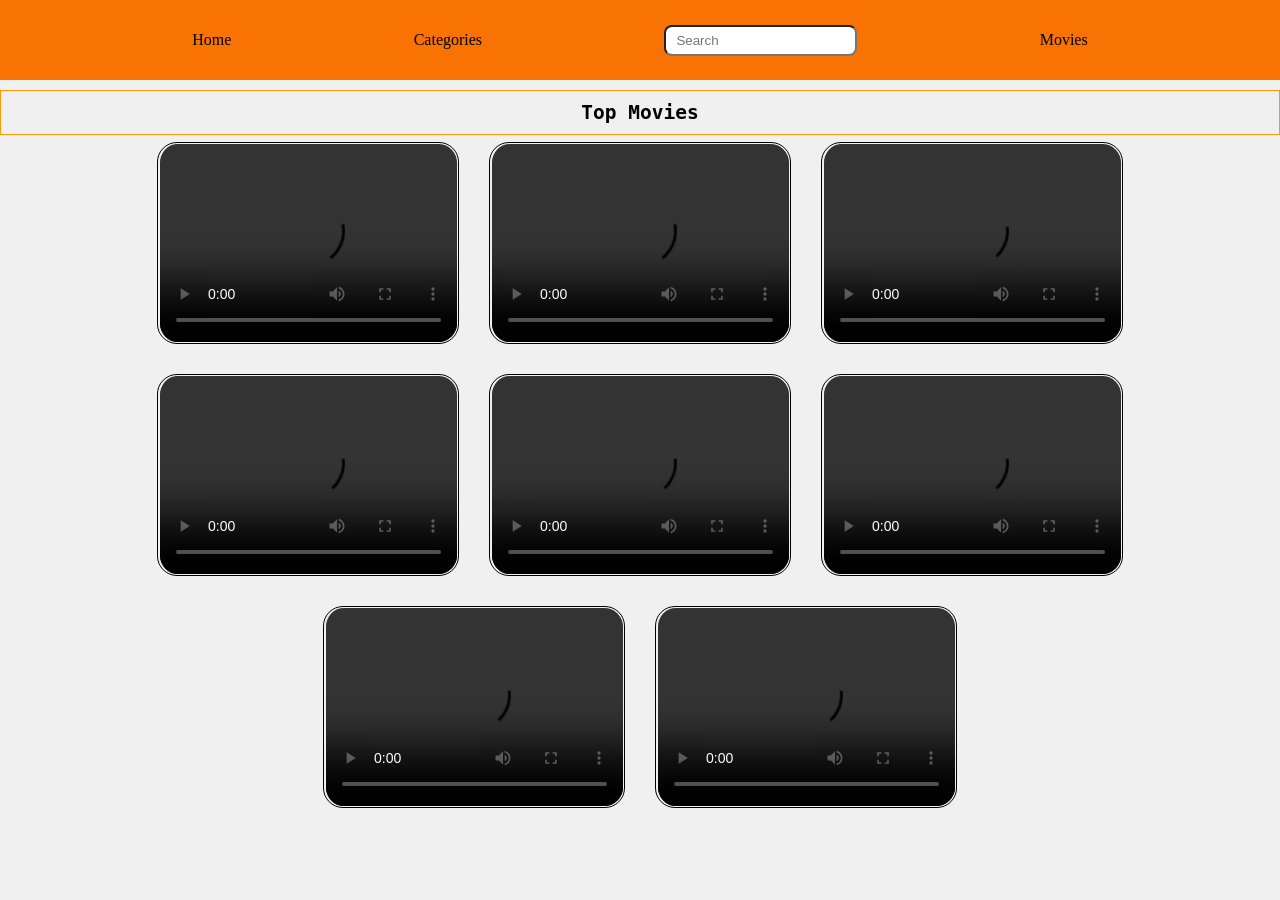
<file: web/movie.html>
<!DOCTYPE html>
<html lang="en">
<head>
    <meta charset="UTF-8">
    <meta name="viewport" content="width=device-width, initial-scale=1.0">
    <title>Stream</title>
    <link rel="stylesheet" href="movie.css" type="text/css" />
</head>
<body>

     <header>
      <ul>
        <li><a href="index.html">Home</a></li>
        <li><a href="about.html">Categories</a></li>
        <li><input  type="search" placeholder="Search"></li>
        <li><a href="movie.html">Movies</a></li>
      </ul>
    </header>

    <h2 style=" padding: 10px; cursor: pointer;;border: 1px solid rgb(253, 154, 5) ;text-align: center; font-family: monospace;">Top Movies</h2>

    <div id="contanior">
        <div class="card">
       <video src="https://www.w3schools.com/html/mov_bbb.mp4" controls></video>
        </div>
        <div class="card">
       <video src="https://www.w3schools.com/html/mov_bbb.mp4" controls></video>
        </div>
        <div class="card">
       <video src="https://www.w3schools.com/html/mov_bbb.mp4" controls></video>
        </div>
        <div class="card">
       <video src="https://www.w3schools.com/html/mov_bbb.mp4" controls></video>
        </div>
        <div class="card">
       <video src="https://www.w3schools.com/html/mov_bbb.mp4" controls></video>
        </div>
        <div class="card">
       <video src="https://www.w3schools.com/html/mov_bbb.mp4" controls></video>
        </div>
        <div class="card">
       <video src="https://www.w3schools.com/html/mov_bbb.mp4" controls></video>
        </div>
        <div class="card">
       <video src="https://www.w3schools.com/html/mov_bbb.mp4" controls></video>
        </div>
    </div>


</body>
</html>
</file>
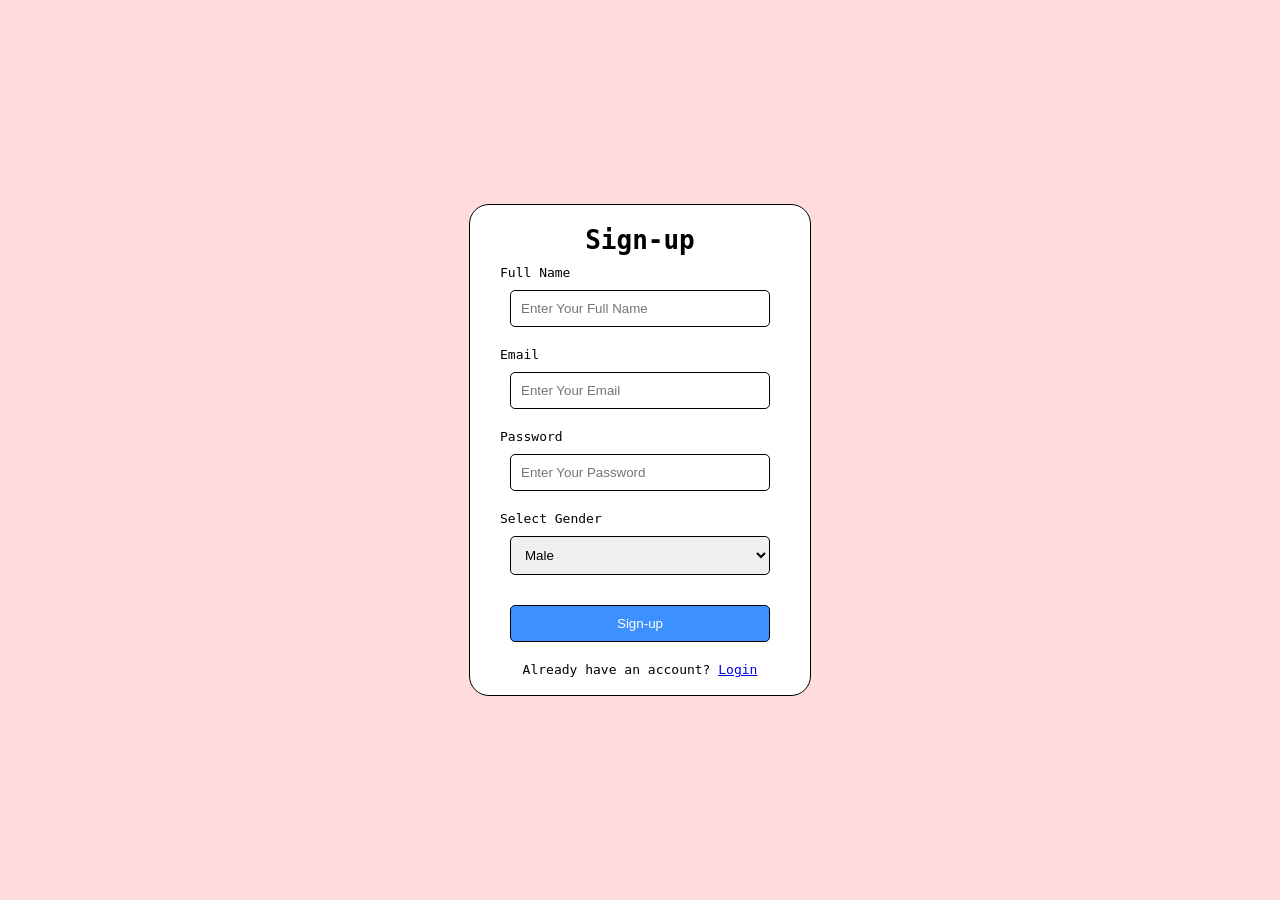
<file: web/signup.html>
<!doctype html>
<html lang="en">
  <head>
    <meta charset="UTF-8" />
    <meta name="viewport" content="width=device-width, initial-scale=1.0" />
    <title>Sign-up</title>
    <link rel="stylesheet" href="signup.css" />
  </head>
  <body>
    <div class="container">
      <h1 style="text-align: center">Sign-up</h1>
      <form>
        <div class="form-group">
          <label for="">Full Name</label>
          <input type="text" name="name" placeholder="Enter Your Full Name" />
        </div>
        <div class="form-group">
          <label for="">Email </label>
          <input type="email" name="email" placeholder="Enter Your Email" />
        </div>
        <div class="form-group">
          <label for="">Password</label>
          <input
            type="password"
            name="password"
            placeholder="Enter Your Password "
          />
        </div>
        <div class="form-group">
          <label for="">Select Gender</label>
          <select>
            <option value="male">Male</option>
            <option value="female">Female</option>
            <option value="other">Other</option>
          </select>
        </div>
        <div class="form-group">
          <input class="btn" type="submit" value="Sign-up" />
        </div>
        <div class="form-group">
          <!-- <input  type="checkbox" > -->
          <p style="text-align: center">
            Already have an account? <a href="index.html">Login</a>
          </p>
        </div>
      </form>
    </div>
  </body>
</html>
</file>
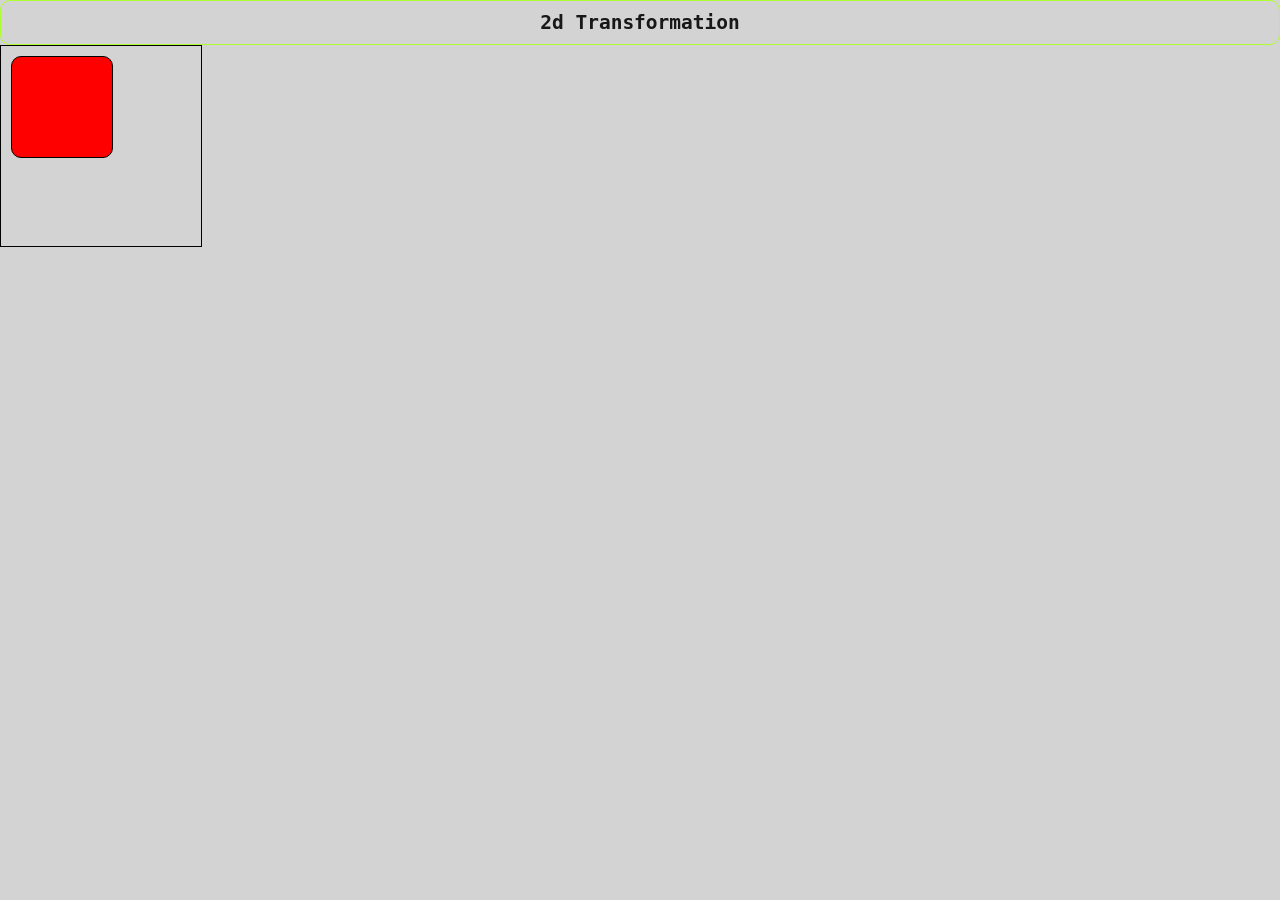
<file: web/css/2d-transform.html>
<!doctype html>
<html lang="en">
  <head>
    <meta charset="UTF-8" />
    <meta name="viewport" content="width=device-width, initial-scale=1.0" />
    <title>2d Transformation</title>
    <link rel="stylesheet" href="2d-transform.css">
  </head>
  <body>
    <h2
      style="
        text-align: center;
        border: 1px solid greenyellow;
        color: rgb(24, 24, 24);
        padding: 10px;
        border-radius: 10px;
      "
    >
      2d Transformation
    </h2>
    <!-- 2d Transformation -->
    <!-- 1) TRANSLATE -->
    <div class="translate">
      <div
        class="card"
      ></div>
    </div>

    <!-- 3d transformation   -->
     
  </body>
</html>
</file>
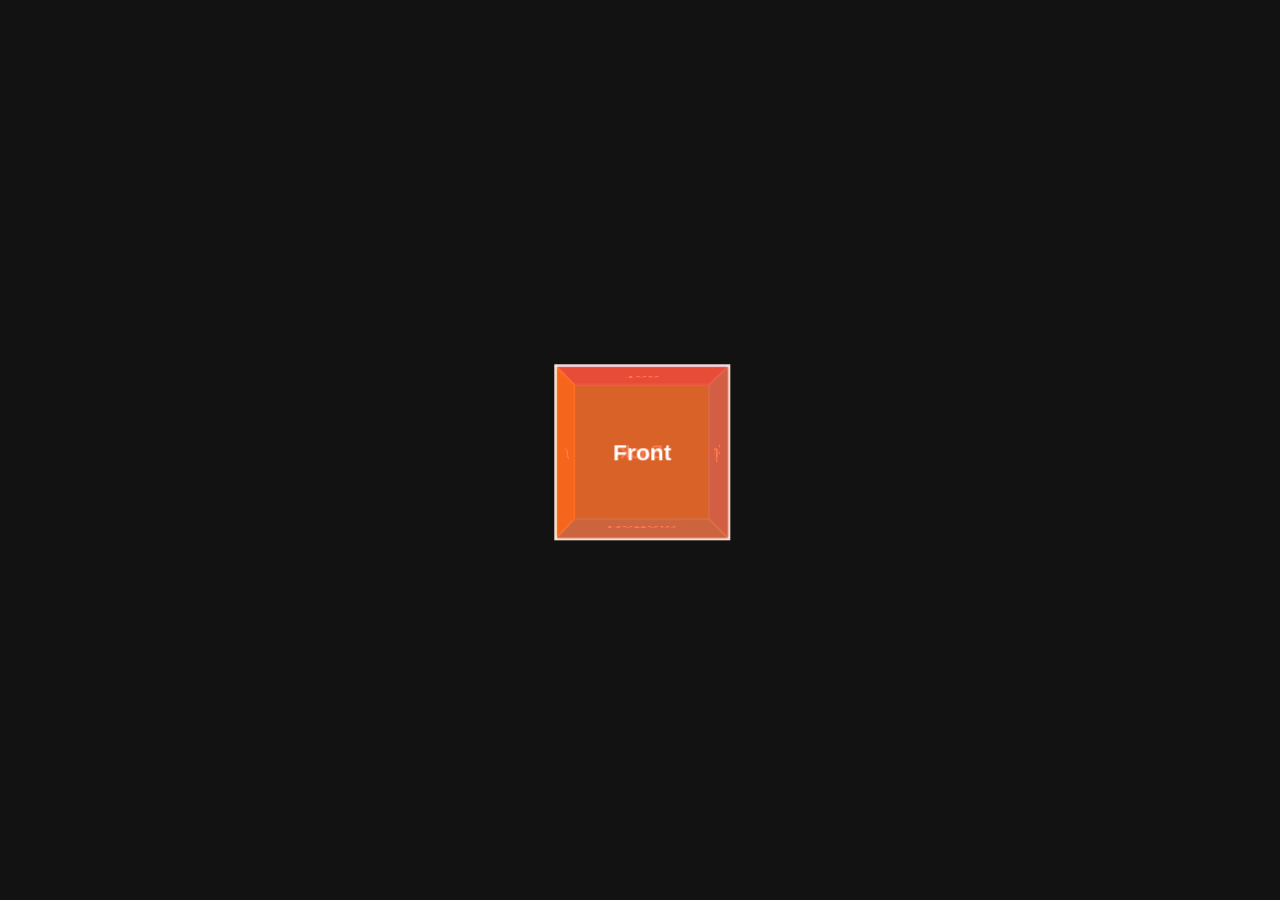
<file: web/css/3d-cube.html>
<!DOCTYPE html>
<html lang="en">
<head>
<style>
  body {
    display: flex;
    justify-content: center;
    align-items: center;
    height: 100vh;
    margin: 0;
    background: #121212;
  }

  /* 1. Outer wrapper establishes the 3D viewing depth */
  .scene {
    width: 150px;
    height: 150px;
    perspective: 600px;
  }

  /* 2. Parent container holds children in 3D space and animates */
  .cube {
    width: 100%;
    height: 100%;
    position: relative;
    transform-style: preserve-3d;
    animation: spin 6s infinite linear;
  }

  /* 3. Shared styling for all six faces */
  .face {
    position: absolute;
    width: 150px;
    height: 150px;
    display: flex;
    align-items: center;
    justify-content: center;
    font-family: sans-serif;
    font-weight: bold;
    font-size: 20px;
    color: white;
    border: 2px solid rgba(255, 255, 255, 0.8);
  }

  /* 4. Position each face in 3D space (half the cube's width = 75px) */
  .front  { background: rgba(255, 87, 34, 0.8);  transform: rotateY(0deg)   translateZ(75px); }
  .back   { background: rgba(76, 175, 80, 0.8);  transform: rotateY(180deg) translateZ(75px); }
  .right  { background: rgba(33, 150, 243, 0.8); transform: rotateY(90deg)  translateZ(75px); }
  .left   { background: rgba(255, 193, 7, 0.8);  transform: rotateY(-90deg) translateZ(75px); }
  .top    { background: rgba(156, 39, 176, 0.8); transform: rotateX(90deg)  translateZ(75px); }
  .bottom { background: rgba(0, 188, 212, 0.8);  transform: rotateX(-90deg) translateZ(75px); }

  /* 5. Continuous 3D rotation animation */
  @keyframes spin {
    0%   { transform: rotateX(0deg) rotateY(0deg); }
    100% { transform: rotateX(360deg) rotateY(360deg); }
  }
</style>
</head>
<body>

  <div class="scene">
    <div class="cube">
      <div class="face front">Front</div>
      <div class="face back">Back</div>
      <div class="face right">Right</div>
      <div class="face left">Left</div>
      <div class="face top">Top</div>
      <div class="face bottom">Bottom</div>
    </div>
  </div>

</body>
</html>
</file>
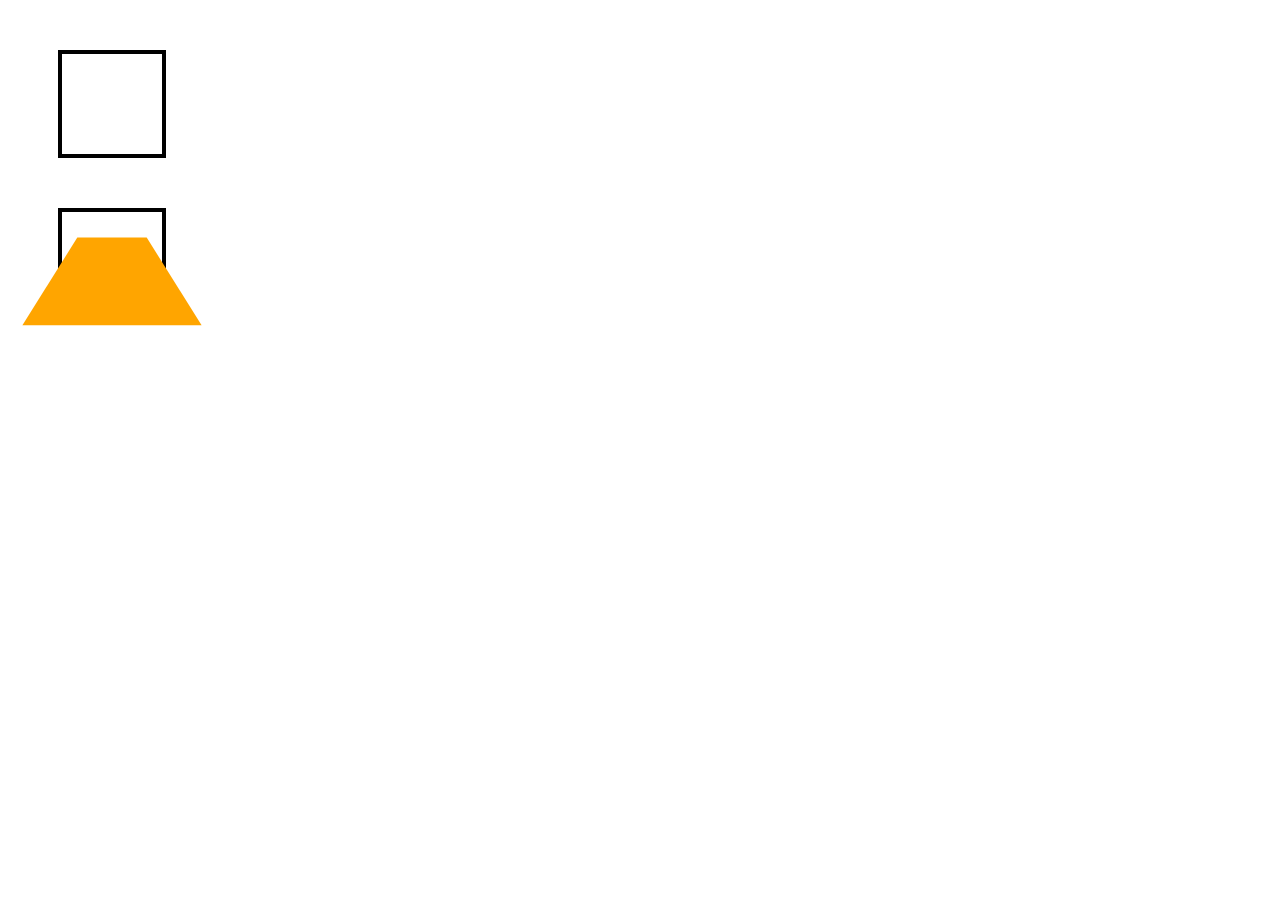
<file: web/css/3d.html>
<!DOCTYPE html>
<html lang="en">

    <head>
        <meta charset="UTF-8" />
        <meta name="viewport" content="width=device-width, initial-scale=1.0" />
        <link rel="stylesheet" href="3d.css" />
        <title>CSS 3D Translate</title>
    </head>

    <body>
        <!-- translate -->
        <!-- <div class="original">
            <div class="translate"></div>
        </div> -->
        <!-- rotate -->
        <div class="original">
            <div class="rotate"></div>
        </div>
        <!-- scale -->
           <div class="original">
            <div class="scale"></div>
        </div>
    </body>

</html>
</file>
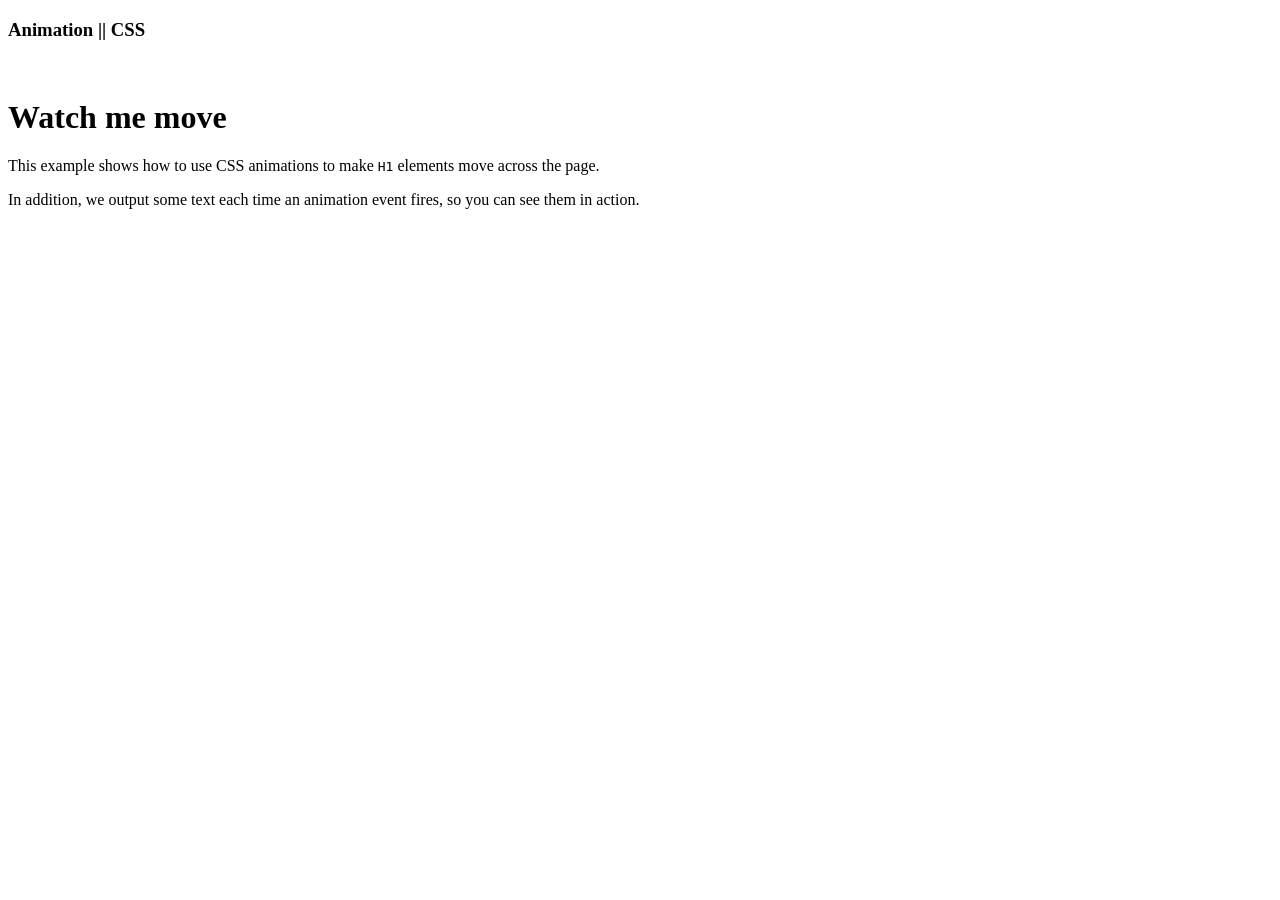
<file: web/css/animation.html>
<!doctype html>
<html lang="en">
  <head>
    <meta charset="UTF-8" />
    <meta name="viewport" content="width=device-width, initial-scale=1.0" />
    <title>Animation || CSS</title>
    <link rel="stylesheet" href="animation.css" />
  </head>
  <body>
    <h3>Animation || CSS</h3>
    <br />
    
    <h1 id="watch-me">Watch me move</h1>
    <p>
      This example shows how to use CSS animations to make <code>H1</code>
      elements move across the page.
    </p>
    <p>
      In addition, we output some text each time an animation event fires, so
      you can see them in action.
    </p>
    <ul id="output"></ul>
  </body>
</html>
</file>
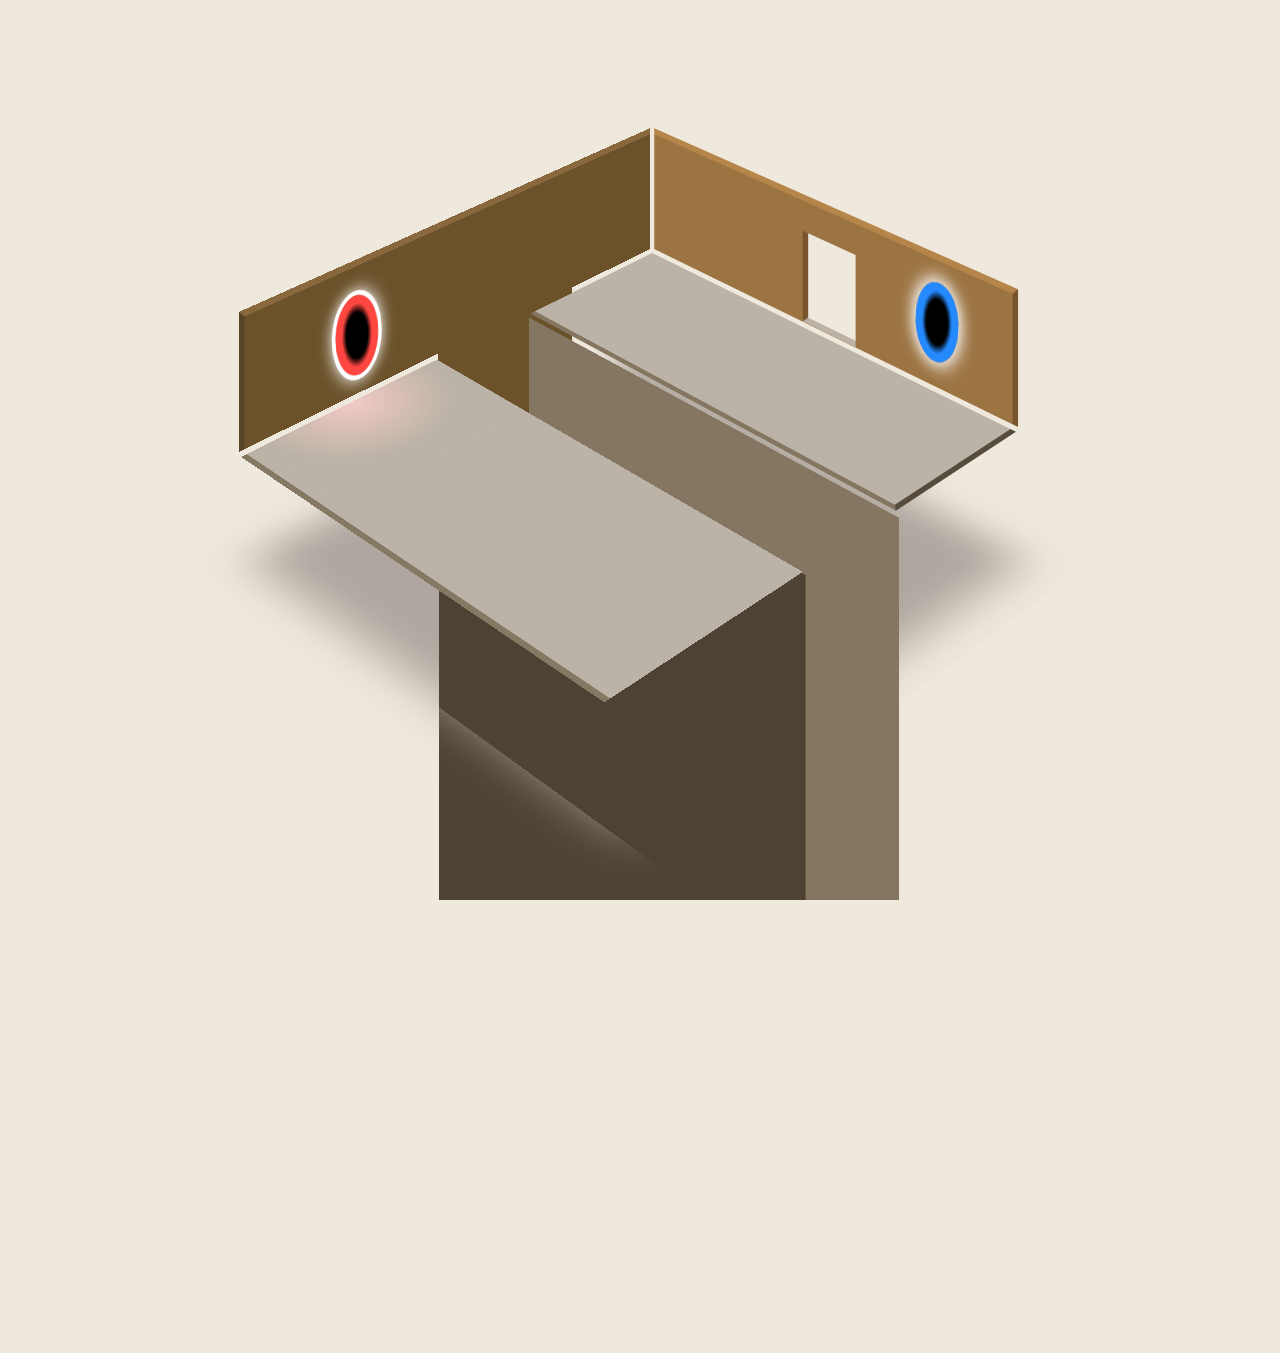
<file: web/css/animation1.html>
<!doctype html>
<html lang="en">
  <head>
    <meta charset="UTF-8" />
    <meta name="viewport" content="width=device-width, initial-scale=1.0" />
    <title>Portal</title>
    <style>
      * {
        margin: 0;
        padding: 0;
        box-sizing: border-box;
      }
      html,
      body {
        background: #efe8dd;
        overflow-x: hidden;
      }
      body {
        min-height: 100vh;
      }

      /* margin (padding nahi) taaki camera angle same rahe */
      article.container {
        perspective: 2600px;
        perspective-origin: 50% -1150px;
        margin-top: 120px;
        height: 700px;
      }

      .stage {
        margin: 0 auto;
        transform-style: preserve-3d;
        transform: rotateY(-45deg);
        width: 460px;
      }
      .stage div {
        position: absolute;
        transform-style: preserve-3d;
      }

      .stage .back-left {
        background: #6b522b;
        border-left: 6px solid #574625;
        border-top: 6px solid #8a683d;
        height: 120px;
        transform: rotateY(90deg) translateX(-256px);
        width: 500px;
      }
      .stage .back-right {
        background: #9c7442;
        border-right: 6px solid #78552c;
        border-top: 6px solid #b5854a;
        height: 120px;
        transform: translateX(253px) translateZ(3px);
        width: 446px;
      }

      .stage .platform-left {
        background: #bcb3a8;
        border-bottom: 6px solid #857964;
        height: 220px;
        transform: rotateX(90deg) translateY(396px) translateX(253px)
          translateZ(-13px);
        width: 446px;
      }
      .stage .platform-right {
        background: #bcb3a8;
        border-bottom: 6px solid #847660;
        border-right: 6px solid #554c3d;
        height: 164px;
        transform: rotateX(90deg) translateY(88px) translateX(253px)
          translateZ(-41px);
        width: 446px;
      }

      .stage .pit-left {
        background: #4d4233;
        height: 800px;
        transform: translate3D(254px, 125px, 285px);
        width: 447px;
      }
      .stage .pit-right {
        background: #847660;
        height: 800px;
        transform: translate3D(254px, 125px, 173px);
        width: 451px;
      }
      .stage .pit-back {
        background: #6b522b;
        height: 220px;
        transform: rotateY(90deg) translate3D(-200px, 87px, 168px);
        width: 170px;
      }

      .stage .shadow {
        background: transparent;
        box-shadow: -600px 0 50px #afa79f;
        height: 550px;
        transform: rotateX(90deg) translateZ(-166px) translateX(550px);
        width: 550px;
      }

      /* glow (fix: modern gradient syntax) */
      .stage .platform-left span {
        background: radial-gradient(
          circle at left,
          #f3cac8,
          #c8b8ad 70px,
          #bcb3a8 90px
        );
        display: block;
        height: 200px;
        left: 0;
        position: absolute;
        width: 120px;
      }
      .stage .platform-right span {
        background: radial-gradient(
          circle at top,
          #cdebe8,
          #c2cbc1 40px,
          #bcb3a8 60px
        );
        display: block;
        height: 60px;
        left: 280px;
        position: absolute;
        width: 150px;
      }

      /* portals */
      .stage .portal {
        background: #000;
        border-radius: 44px/62px;
        box-shadow: 0 0 15px 4px #fff;
        height: 72px;
        width: 48px;
      }
      .stage .portal:before {
        border-radius: 44px/62px;
        border: 4px solid #fff;
        content: "";
        position: absolute;
        left: -11px;
        top: -11px;
        right: -11px;
        bottom: -11px;
      }
      .stage .portal.red {
        background: radial-gradient(#000, #000 50%, #ff4640 70%);
        border: 7px solid #ff4640;
        transform: translate3D(236px, 25px, 385px) rotateY(90deg) skewX(5deg);
      }
      .stage .portal.blue {
        background: radial-gradient(#000, #000 50%, #258aff 70%);
        border: 7px solid #258aff;
        transform: translate3D(586px, 25px, 4px) skewX(-5deg);
      }

      .stage .door {
        background: #efe8dd;
        border-bottom: 6px solid #bcb3a8;
        border-left: 7px solid #78552e;
        height: 85px;
        transform: translate3D(450px, 34px, 4px);
        width: 65px;
      }

      /* dude */
      .dude,
      .dude-shadow {
        height: 100px;
        width: 30px;
      }
      .dude figure,
      .dude-shadow figure {
        background: #000;
        display: block;
        position: absolute;
      }
      .dude figure.head,
      .dude-shadow figure.head {
        border-radius: 22px;
        height: 20px;
        left: 3px;
        top: 0;
        width: 20px;
      }
      .dude figure.body,
      .dude-shadow figure.body {
        border-radius: 30px 30px 0 0;
        height: 30px;
        top: 21px;
        width: 26px;
      }
      .dude figure.body:before,
      .dude figure.body:after,
      .dude-shadow figure.body:before,
      .dude-shadow figure.body:after {
        background: #000;
        content: "";
        height: 15px;
        position: absolute;
        top: 30px;
        width: 9px;
      }
      .dude figure.body:before,
      .dude-shadow figure.body:before {
        left: 3px;
      }
      .dude figure.body:after,
      .dude-shadow figure.body:after {
        left: 14px;
      }

      .stage .dude.one {
        transform: translate3D(514px, 50px, 375px) rotateY(78deg);
      }
      .stage .dude-shadow.one {
        opacity: 0.1;
        transform: translateX(-12px) rotateX(90deg) translateY(8px);
      }

      .stage .dude.two {
        transform: translate3D(610px, 40px, 10px) rotateY(15deg);
      }
      .stage .dude.two figure.arm {
        background: #000;
        height: 8px;
        position: absolute;
        top: 20px;
        width: 20px;
      }
      .stage .dude.two figure.arm.left {
        left: -13px;
        transform: rotateZ(40deg);
      }
      .stage .dude.two figure.arm.right {
        right: -10px;
        transform: rotateZ(-40deg);
      }
      .stage .dude-shadow.two {
        opacity: 0.1;
        transform: translateY(12px) translateX(-16px) translateZ(-6px)
          rotateZ(-90deg) rotateY(90deg) rotateZ(50deg) skewX(30deg) scaleX(0.8);
      }

      @keyframes move-dude-one {
        0% {
          transform: translate3D(514px, -10px, 375px) rotateY(78deg) scaleY(2);
        }
        1%,
        18% {
          opacity: 1;
          transform: translate3D(514px, 50px, 375px) rotateY(78deg) scaleY(1);
        }
        34%,
        39% {
          opacity: 1;
          transform: translate3D(284px, 40px, 375px) rotateY(78deg);
        }
        41%,
        42% {
          opacity: 1;
          transform: translate3D(234px, 40px, 375px) rotateY(78deg);
        }
        43%,
        100% {
          opacity: 0;
          transform: translate3D(234px, 40px, 375px) rotateY(78deg);
        }
      }
      .dude.one {
        animation: move-dude-one 10s linear infinite;
        opacity: 0;
      }

      @keyframes move-dude-two {
        0%,
        42% {
          opacity: 0;
          transform: translate3D(610px, 40px, 10px) rotateY(15deg);
        }
        42.5% {
          opacity: 1;
          transform: translate3D(610px, 40px, 10px) rotateY(15deg);
        }
        46%,
        75% {
          opacity: 1;
          transform: translate3D(610px, 40px, 120px) rotateY(15deg);
        }
        76%,
        97% {
          opacity: 0;
          transform: translate3D(610px, -10px, 120px) rotateY(15deg) scaleY(2);
        }
        98%,
        100% {
          opacity: 0;
          transform: translate3D(610px, -10px, 120px) rotateY(15deg) scaleY(2);
        }
      }
      @keyframes arms {
        0%,
        53% {
          opacity: 0;
        }
        54%,
        100% {
          opacity: 1;
        }
      }
      .dude.two {
        animation: move-dude-two 10s linear infinite;
        opacity: 0;
      }
      .dude.two figure.arm {
        animation: arms 10s linear infinite;
        opacity: 0;
      }
    </style>
  </head>
  <body>
    <article class="container">
      <section class="stage">
        <div class="shadow"></div>
        <div class="back-left"></div>
        <div class="back-right"></div>
        <div class="platform-left"><span></span></div>
        <div class="platform-right"><span></span></div>
        <div class="pit-left"></div>
        <div class="pit-right"></div>
        <div class="pit-back"></div>

        <div class="portal red"></div>
        <div class="portal blue"></div>
        <div class="door"></div>

        <div class="dude one">
          <figure class="head"></figure>
          <figure class="body"></figure>
          <div class="dude-shadow one">
            <figure class="head"></figure>
            <figure class="body"></figure>
          </div>
        </div>

        <div class="dude two">
          <figure class="head"></figure>
          <figure class="body"></figure>
          <figure class="arm left"></figure>
          <figure class="arm right"></figure>
          <div class="dude-shadow two">
            <figure class="head"></figure>
            <figure class="body"></figure>
            <figure class="arm left"></figure>
            <figure class="arm right"></figure>
          </div>
        </div>
      </section>
    </article>
  </body>
</html>
</file>
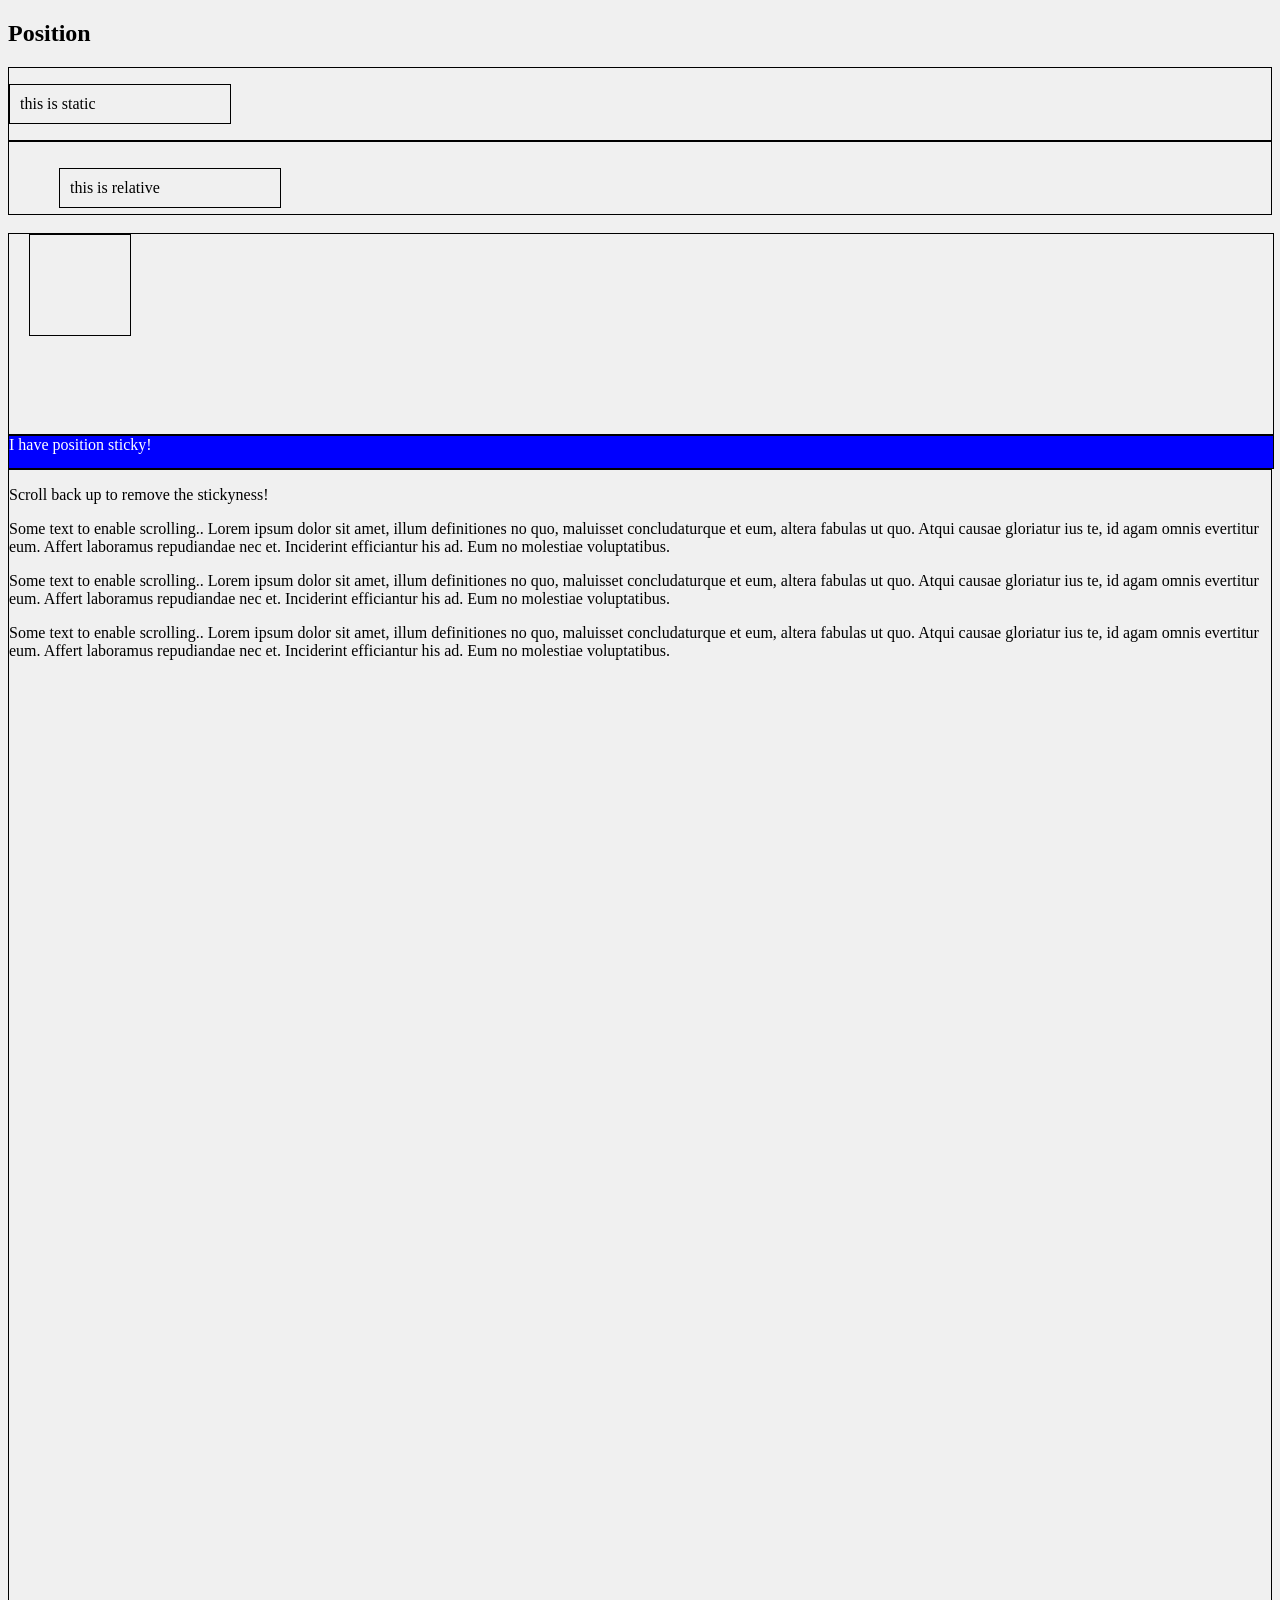
<file: web/css/position.html>
<!doctype html>
<html lang="en">
  <head>
    <meta charset="UTF-8" />
    <meta name="viewport" content="width=device-width, initial-scale=1.0" />
    <title>Position</title>
    <link rel="stylesheet" href="position.css" />
  </head>
  <body>
    <h2>Position</h2>
    <!-- static -->
    <div class="static">
      <p style="border: 1px solid black; padding: 10px">this is static</p>
    </div>
    <!-- relative -->
    <div class="relative">
      <p style="border: 1px solid black; padding: 10px">this is relative</p>
    </div>
    <br />
    <!-- absolute -->
    <div class="absolute">
      <div style="width: 100px; height: 100px; border: 1px solid black"></div>
    </div>

    <!-- sticky -->
    <div class="sticky">I have position sticky!</div>

    <div style="padding-bottom: 2000px ;border: 1px solid black;">
      <p>Scroll back up to remove the stickyness!</p>
      <p>
        Some text to enable scrolling.. Lorem ipsum dolor sit amet, illum
        definitiones no quo, maluisset concludaturque et eum, altera fabulas ut
        quo. Atqui causae gloriatur ius te, id agam omnis evertitur eum. Affert
        laboramus repudiandae nec et. Inciderint efficiantur his ad. Eum no
        molestiae voluptatibus.
      </p>
      <p>
        Some text to enable scrolling.. Lorem ipsum dolor sit amet, illum
        definitiones no quo, maluisset concludaturque et eum, altera fabulas ut
        quo. Atqui causae gloriatur ius te, id agam omnis evertitur eum. Affert
        laboramus repudiandae nec et. Inciderint efficiantur his ad. Eum no
        molestiae voluptatibus.
      </p>
      <p>
        Some text to enable scrolling.. Lorem ipsum dolor sit amet, illum
        definitiones no quo, maluisset concludaturque et eum, altera fabulas ut
        quo. Atqui causae gloriatur ius te, id agam omnis evertitur eum. Affert
        laboramus repudiandae nec et. Inciderint efficiantur his ad. Eum no
        molestiae voluptatibus.
      </p>
    </div>
  </body>
</html>
</file>
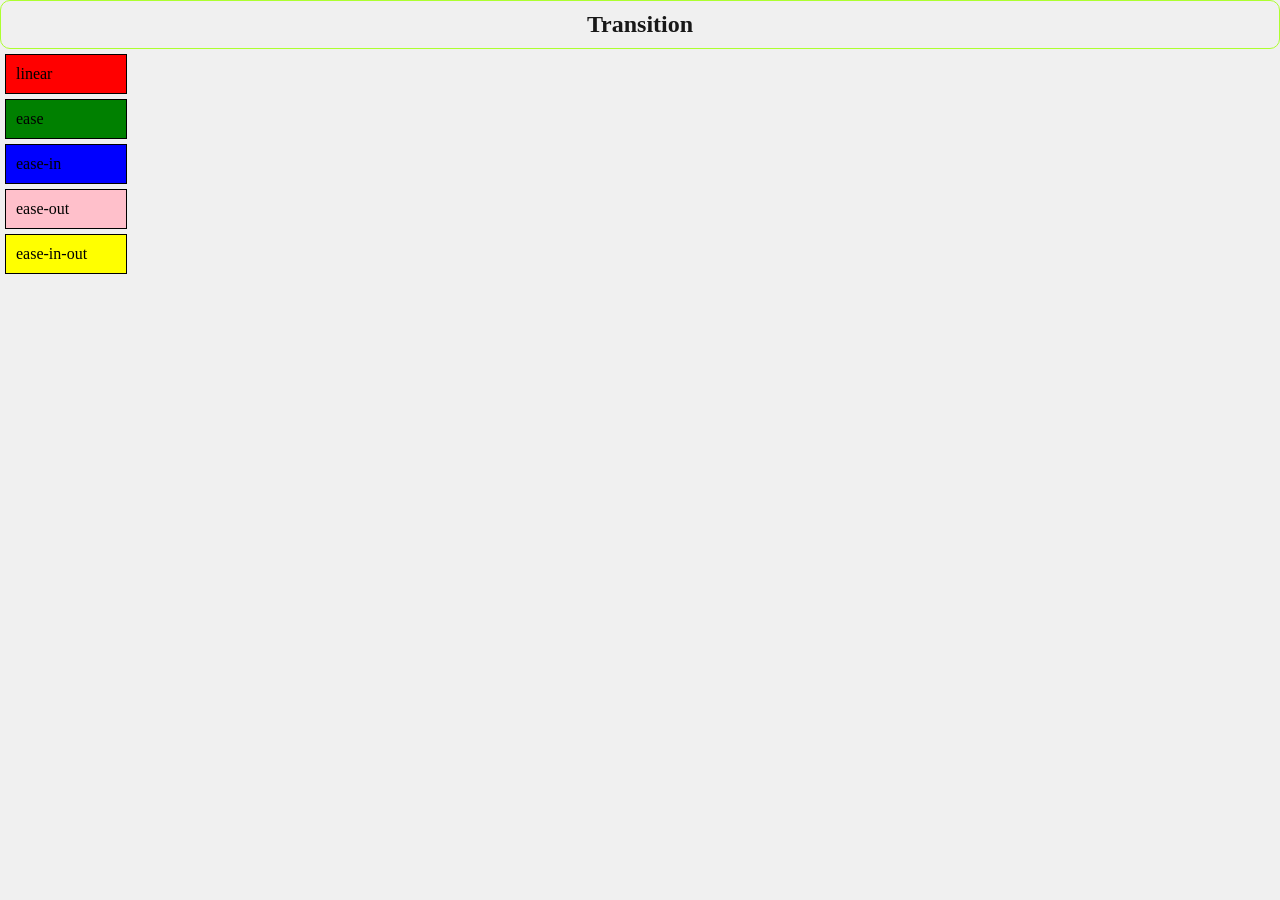
<file: web/css/Transition.html>
<!DOCTYPE html>
<html lang="en">
<head>
    <meta charset="UTF-8">
    <meta name="viewport" content="width=device-width, initial-scale=1.0">
    <title>Transition || CSS</title>
    <link rel="stylesheet" href="transition.css">
</head>
<body>
    <h2
      style="
        text-align: center;
        border: 1px solid greenyellow;
        color: rgb(24, 24, 24);
        padding: 10px;
        border-radius: 10px;
      "
    >
      Transition
    </h2>

<!-- transition -->

<!-- <div class="transiton"></div> -->
<!-- time line function -->
<div style="background-color: red;" id="div1">linear</div>
<div style="background-color: green;" id="div2">ease</div>
<div style="background-color: blue;" id="div3">ease-in</div>
<div style="background-color: pink;" id="div4">ease-out</div>
<div style="background-color: yellow;" id="div5">ease-in-out</div>
</body>
</html>
</file>
<file: web/movie.css>
* {
  margin: 0;
  padding: 0;
}

body {
  background-color: #f0f0f0;
  /* display: flex;
    flex-direction: column;
    align-items: center;
    justify-content: center; */
  height: 100vh;
}

header {
  background-color: #f87204;
  color: #fff;
  padding: 5px;
  text-align: center;
  height: 70px;
  margin-bottom: 10px;
  display: flex;
  align-items: center;
  jstify-content: space-between;
}
ul {
  padding: 5px;
  list-style: none;
  /* border: 1px solid black; */
  display: flex;
  align-items: center;
  width: 100%;
  boder: 1px;
  justify-content: space-evenly;
}
a {
  text-decoration: none;
  color: black;
}
a:hover {
  color: #fdb85e;
  text-decoration: overline;
}
img {
  width: 400px;
}

.ctn {
  width: 400px;
  height: 400px;
  border: 1px solid black;
  border-radius: 10px;
  background-image: url("https://images.unsplash.com/photo-1794815234726-9b656204e5c1?w=400&auto=format&fit=crop&q=60&ixlib=rb-4.1.0&ixid=NHwxMjA3fDA%3D");
  background-size: cover;
}

#contanior {
  display: flex;
  align-items: center;
  padding: 7px;
  gap: 30px;
  justify-content: center;
  flex-wrap: wrap;
}

.card{
    width: 300px;
    border: 1px solid black;
    height: 200px;
    border-radius: 20px;
}
/* serch input  */
input{
    width: 100%;
    height: 31px;
    border-radius: 8px;
    padding: 10px;
}

video{
       padding: 0.9px;
    padding-top: 0.9px;
    padding-right: 0.9px;
    padding-bottom: -0.1px;
    padding-left: 1.9px;
    width: 99%;
    border-radius: 20px;
    height: 99%;
    object-fit: cover;
}
</file>
<file: web/signup.css>
*{
    margin: 0;
    padding: 0;
}

body{
    font-family: monospace;
    background-color: #ffdcdc;
    display: flex;
    flex-direction: column;
    align-items: center;
    justify-content: center;
    height: 100vh;
}

.container{
    width: 300px;
    height: 450px;
    border: 1px solid black;
    padding: 20px;
    background-color: #fff;
    border-radius: 20px;
}
.form-group{
    margin: 10px;
    display: flex;
    flex-direction: column;
}
input ,select{
    margin: 10px;
    padding: 10px;
    border: 1px solid black;
    border-radius: 5px;
}
.btn{
    margin: 10px;
    padding: 10px;
    border: 1px solid black;
    border-radius: 5px;
    background-color: #3d91ff;
    color: #fff;
}
.btn:hover{
    background-color: #006bf7;
    color: #000000;
}
</file>
<file: web/css/2d-transform.css>
*{
    margin: 0;
    padding: 0;
}

body{
    background-color: lightgray;
    font-family: monospace;
}
/* 2d Transformation */
/* translate */

.translate{
    width: 200px;
    height: 200px;
    border: 1px solid black;
   
}
.card{
    border: 1px solid black;
    width: 100px;
    height: 100px;
    background-color: red;
    border-radius: 10px;
    margin: 10px;
    /* transform: translate(50px, 50px); */
     transform: translateZ(-100px);
}
/* scale */
</file>
<file: web/css/3d.css>
/* styles original div */
/* div.original {
    width: 100px;
    height: 100px;
    border: 4px solid black;
    perspective: 800px;
} */

/* styles div with translate class */
/* div.translate {
    width: 100px;
    height: 100px;
    background-color: orange;
    transform:  translate3d(50px, 20px, 30px);
} */

/* styles original div */
/* div.original {
    width: 100px;
    height: 100px;
    margin: 50px;
    border: 4px solid black;
    perspective: 80px;
}

/* styles div with rotate class */
/* div.rotate {
      width: 100px;
    height: 100px;
    background-color: orange;
    transform: rotate3d(1, 1, 1, 343deg);
} */ 

/* scale */
/* styles original div */
div.original {
    width: 100px;
    height: 100px;
    margin: 50px;
    border: 4px solid black;
    perspective: 800px;
}

/* styles div with scale class */
div.scale {
    width: 100px;
    height: 100px;
    background-color: orange;
    transform:  scaleZ(10) rotateX(45deg);
}
</file>
<file: web/css/animation.css>
p {
  animation-duration: 3s;
  animation-name: slide-in;
}
p span {
  display: inline-block;
  animation-duration: 3s;
  animation-name: grow-shrink;
}

@keyframes slide-in {
  from {
    translate: 150vw 0;
    scale: 200% 1;
  }

  to {
    translate: 0 0;
    scale: 100% 1;
  }
}

@keyframes grow-shrink {
  25%,
  75% {
    scale: 100%;
  }

  50% {
    scale: 200%;
    color: magenta;
  }
}
</file>
<file: web/css/position.css>
*{
    m0argin: 0;
    padding: 0;
}

body{
    background-color: #f0f0f0;
    /* display: flex;
    flex-direction: column;
    align-items: center;
    justify-content: center; */
    height: 100vh;
}
div{
    border:1px solid black;
}

.static p{
    border: 1px solid black;
    padding: 10px;
    width: 200px;
    position: static;
}
.relative p{
    border: 1px solid black;
    padding: 10px;
    width: 200px;
    position: relative;
    top: 10px;
    left: 50px;
}
.absolute{
    width: 100%;
    border: 1px solid black;
    height: 200px;
    position: relative;
}
.absolute div{
        width: 100px;
    height: 100px;
    border: 1px solid black;
    position: absolute;
    left: 20px;
}

/* sticky */
.sticky{
   width: 100%;
    height: 32px;
    background-color: blue;
    color: white;
    border: 1px solid black;
    position: sticky;
    top: 0;
}
</file>
<file: web/css/transition.css>
*{
    margin: 0;
    padding: 0;
}

body{
    background-color: #f0f0f0;
    /* display: flex;
    flex-direction: column;
    align-items: center;
    justify-content: center; */
    height: 100vh;
}
.transiton{
    width: 100px;
    height: 100px;
    border: 1px solid black;
    margin: 5px;
    background-color: red;
    transition: width 2s ;
    transition-duration: 3s;
    /* transition-delay: 2s; */
      transition-property: width, height;
}
.transiton:hover{
    width: 200px;
    height: 200px;
}

div{
    width: 100px;
    border: 1px solid black;
    margin: 5px;
    padding: 10px;
     transition: width 2s;
}
div:hover{
    width: 200px;
}
/* linear   */
#div1{
    transition-timing-function: linear;
}
/* ease  */
#div2{
    transition-timing-function: ease;
}
/* ease-in */
#div3{
    transition-timing-function: ease-in;
}
/* ease-out */
#div4{
    transition-timing-function: ease-out;
}
/* ease-in-out */
#div5{
    transition-timing-function: ease-in-out;
}
</file>
